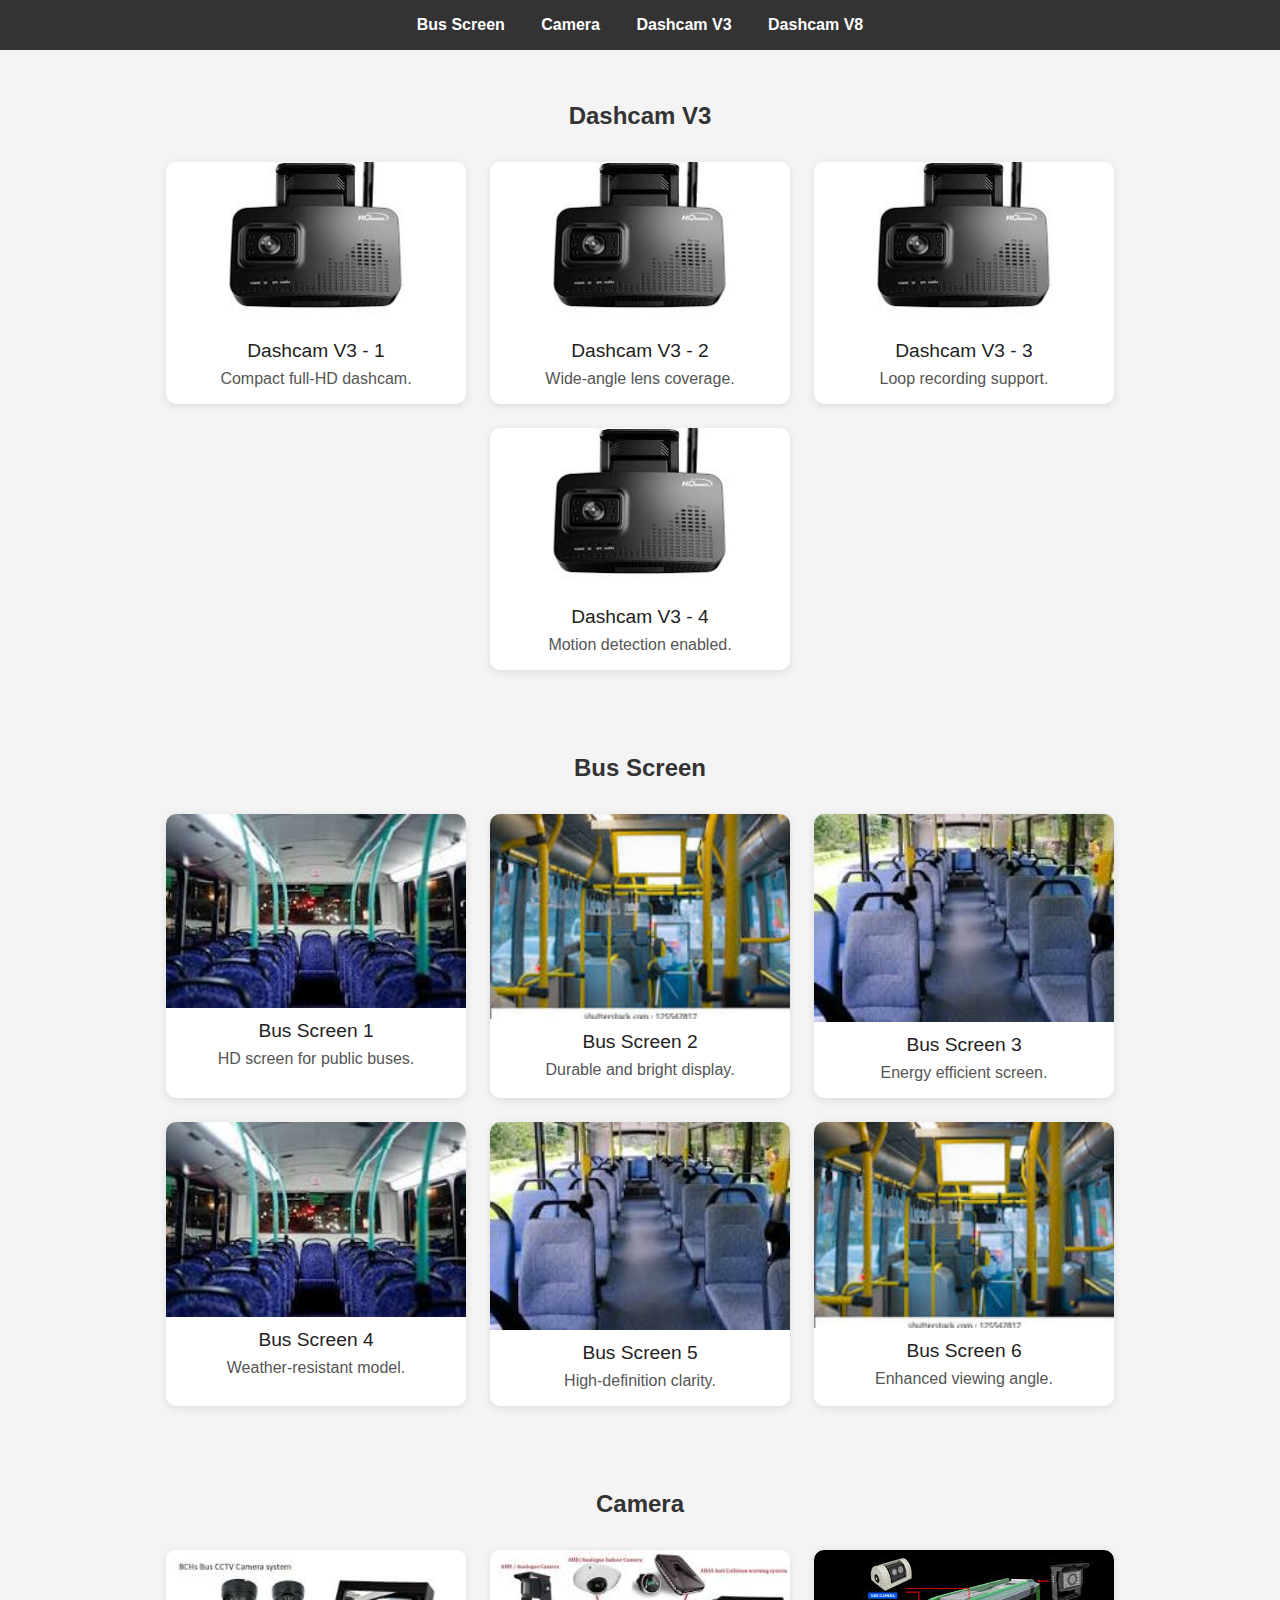
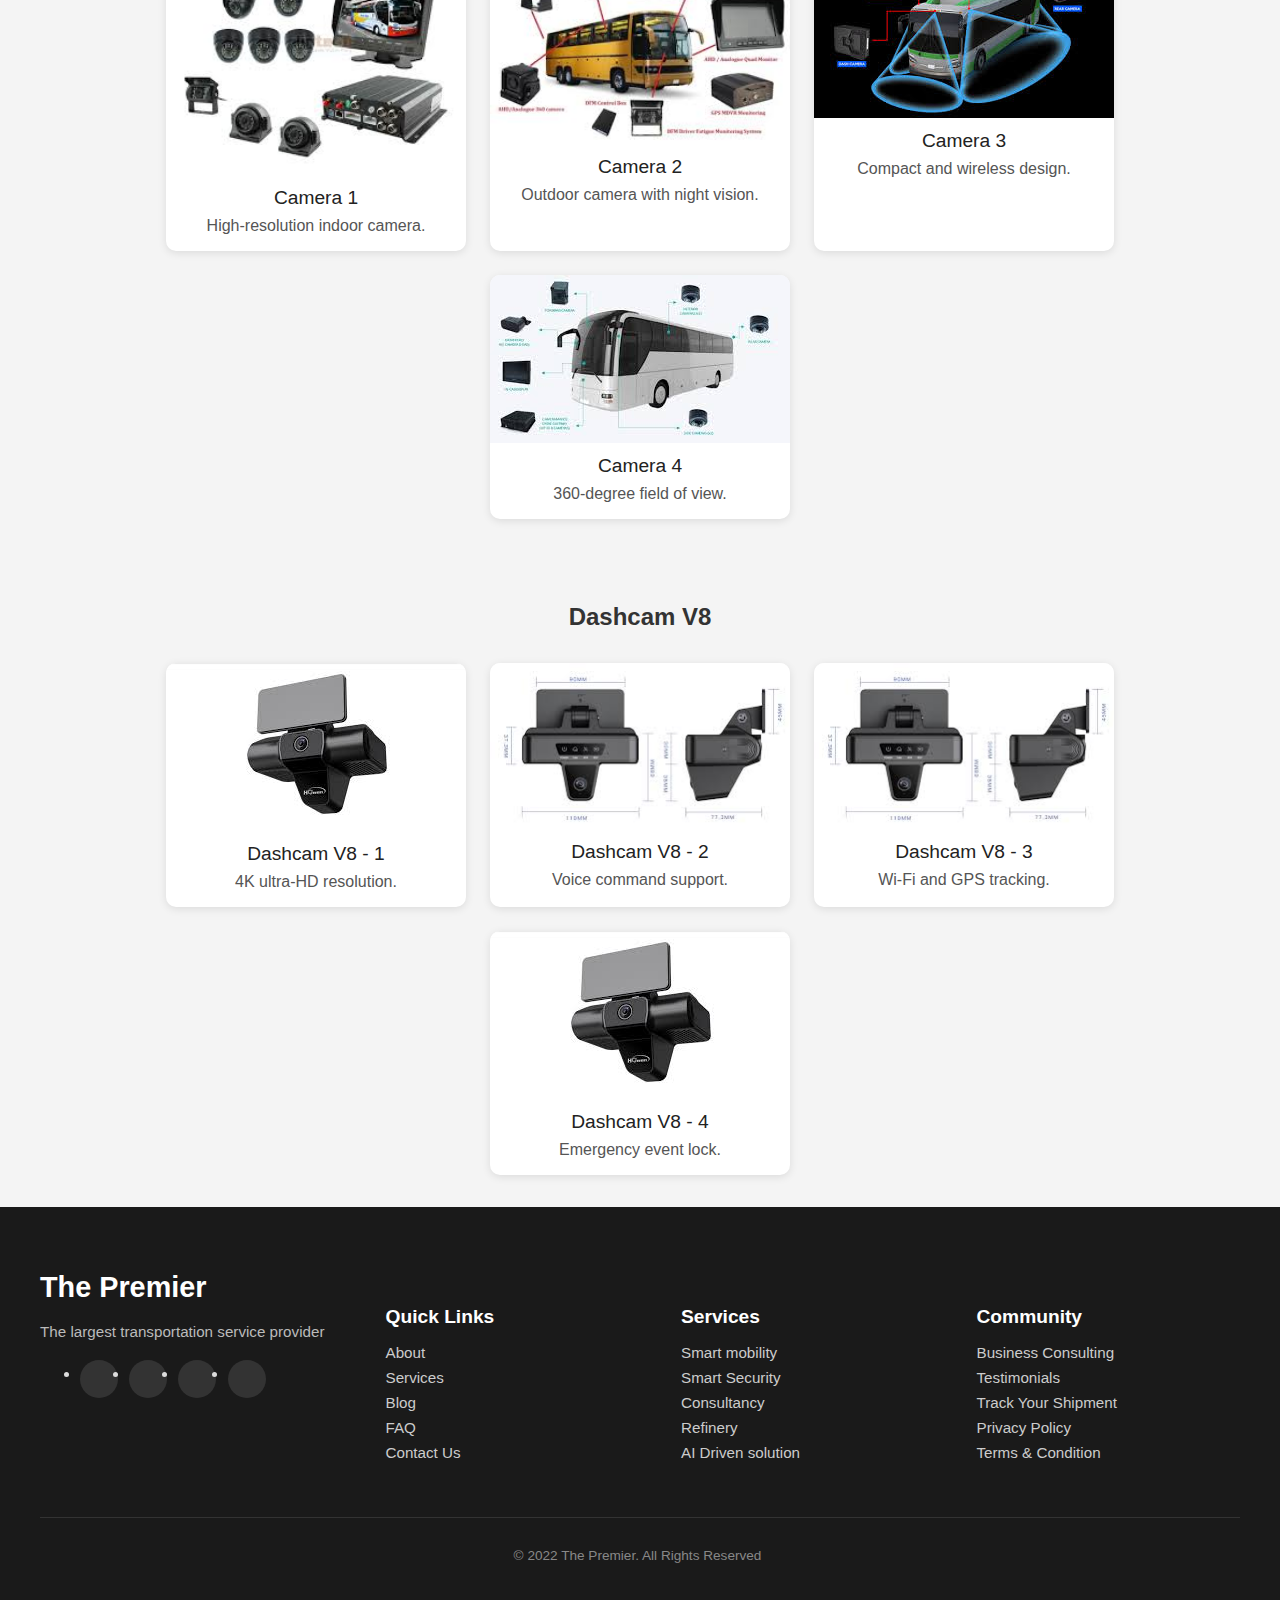
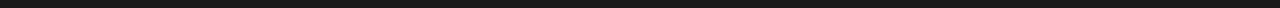
<file: products.html>
<!DOCTYPE html>
<html lang="en">
<head>
  <meta charset="UTF-8">
  <title>Product Showcase</title>
  <link rel="stylesheet" href="./assets/css/productstyle.css">
  
</head>
<body>
  <nav>
    <a href="#bus-screen">Bus Screen</a>
    <a href="#camera">Camera</a>
    <a href="#dashcamv3">Dashcam V3</a>
    <a href="#dashcamv8">Dashcam V8</a>
  </nav>
  <section id="dashcamv3">
    <h2>Dashcam V3</h2>
    <div class="products">
      <div class="product-box">
        <img src="./assets/images/products/dashcam v3 1.jpg" alt="Dashcam V3-1">
        <div class="product-title">Dashcam V3 - 1</div>
        <div class="product-desc">Compact full-HD dashcam.</div>
      </div>
      <div class="product-box">
        <img src="./assets/images/products/dashcam v3 1.jpg" alt="Dashcam V3-2">
        <div class="product-title">Dashcam V3 - 2</div>
        <div class="product-desc">Wide-angle lens coverage.</div>
      </div>
      <div class="product-box">
        <img src="./assets/images/products/dashcam v3 1.jpg" alt="Dashcam V3-3">
        <div class="product-title">Dashcam V3 - 3</div>
        <div class="product-desc">Loop recording support.</div>
      </div>
      <div class="product-box">
        <img src="./assets/images/products/dashcam v3 1.jpg"alt="Dashcam V3-4">
        <div class="product-title">Dashcam V3 - 4</div>
        <div class="product-desc">Motion detection enabled.</div>
      </div>
    </div>
  </section>
  <section id="bus-screen">
    <h2>Bus Screen</h2>
    <div class="products">
      <div class="product-box">
        <img src="./assets/images/products/bus screen 1.jpg" alt="Bus Screen 1">
        <div class="product-title">Bus Screen 1</div>
        <div class="product-desc">HD screen for public buses.</div>
      </div>
      <div class="product-box">
        <img src="./assets/images/products/bus screen 2.jpg" alt="Bus Screen 2">
        <div class="product-title">Bus Screen 2</div>
        <div class="product-desc">Durable and bright display.</div>
      </div>
      <div class="product-box">
        <img src="./assets/images/products/bus screen 3.jpg"  alt="Bus Screen 3">
        <div class="product-title">Bus Screen 3</div>
        <div class="product-desc">Energy efficient screen.</div>
      </div>
      <div class="product-box">
        <img src="./assets/images/products/bus screen 1.jpg"  alt="Bus Screen 4">
        <div class="product-title">Bus Screen 4</div>
        <div class="product-desc">Weather-resistant model.</div>
      </div>
      <div class="product-box">
        <img src="./assets/images/products/bus screen 3.jpg" alt="Bus Screen 5">
        <div class="product-title">Bus Screen 5</div>
        <div class="product-desc">High-definition clarity.</div>
      </div>
      <div class="product-box">
        <img src="./assets/images/products/bus screen 2.jpg"  alt="Bus Screen 6">
        <div class="product-title">Bus Screen 6</div>
        <div class="product-desc">Enhanced viewing angle.</div>
      </div>
    </div>
  </section>

  <section id="camera">
    <h2>Camera</h2>
    <div class="products">
      <div class="product-box">
        <img src="./assets/images/products/camera 1.jpg"  alt="Camera 1">
        <div class="product-title">Camera 1</div>
        <div class="product-desc">High-resolution indoor camera.</div>
      </div>
      <div class="product-box">
        <img src="./assets/images/products/camera 2.jpg" alt="Camera 2">
        <div class="product-title">Camera 2</div>
        <div class="product-desc">Outdoor camera with night vision.</div>
      </div>
      <div class="product-box">
        <img src="./assets/images/products/camera 3.jpg" alt="Camera 3">
        <div class="product-title">Camera 3</div>
        <div class="product-desc">Compact and wireless design.</div>
      </div>
      <div class="product-box">
        <img src="./assets/images/products/camera 4.jpg" alt="Camera 4">
        <div class="product-title">Camera 4</div>
        <div class="product-desc">360-degree field of view.</div>
      </div>
    </div>
  </section>



  <section id="dashcamv8">
    <h2>Dashcam V8</h2>
    <div class="products">
      <div class="product-box">
        <img src="./assets/images/products/dashcam v8 1.jpg"alt="Dashcam V8-1">
        <div class="product-title">Dashcam V8 - 1</div>
        <div class="product-desc">4K ultra-HD resolution.</div>
      </div>
      <div class="product-box">
        <img src="./assets/images/products/dashcam v8 2.jpg" alt="Dashcam V8-2">
        <div class="product-title">Dashcam V8 - 2</div>
        <div class="product-desc">Voice command support.</div>
      </div>
      <div class="product-box">
        <img src="./assets/images/products/dashcam v8 2.jpg" alt="Dashcam V8-3">
        <div class="product-title">Dashcam V8 - 3</div>
        <div class="product-desc">Wi-Fi and GPS tracking.</div>
      </div>
      <div class="product-box">
        <img src="./assets/images/products/dashcam v8 1.jpg" alt="Dashcam V8-4">
        <div class="product-title">Dashcam V8 - 4</div>
        <div class="product-desc">Emergency event lock.</div>
      </div>
    </div>
  </section>
  
  <!-- 
    - #FOOTER
  -->

  <footer class="footer">
    <div class="container">

      <div class="footer-top section">

        <div class="footer-brand">

          <a href="#" class="logo">The Premier</a>

          <p class="footer-text">
            The largest transportation service provider 
          </p>

          <ul class="social-list">

            <li>
              <a href="#" class="social-link">
                <ion-icon name="logo-facebook"></ion-icon>
              </a>
            </li>

            <li>
              <a href="#" class="social-link">
                <ion-icon name="logo-twitter"></ion-icon>
              </a>
            </li>

            <li>
              <a href="#" class="social-link">
                <ion-icon name="logo-instagram"></ion-icon>
              </a>
            </li>

            <li>
              <a href="#" class="social-link">
                <ion-icon name="logo-youtube"></ion-icon>
              </a>
            </li>

          </ul>

        </div>

        <ul class="footer-list">

          <li>
            <p class="footer-list-title">Quick Links</p>
          </li>

          <li>
            <a href="#" class="footer-link">About</a>
          </li>

          <li>
            <a href="#" class="footer-link">Services</a>
          </li>

          <li>
            <a href="#" class="footer-link">Blog</a>
          </li>

          <li>
            <a href="#" class="footer-link">FAQ</a>
          </li>

          <li>
            <a href="#" class="footer-link">Contact Us</a>
          </li>

        </ul>

        <ul class="footer-list">

          <li>
            <p class="footer-list-title">Services</p>
          </li>

          <li>
            <a href="#" class="footer-link">Smart mobility</a>
          </li>

          <li>
            <a href="#" class="footer-link">Smart Security</a>
          </li>

          <li>
            <a href="#" class="footer-link">Consultancy</a>
          </li>

          <li>
            <a href="#" class="footer-link">Refinery</a>
          </li>

          <li>
            <a href="#" class="footer-link">AI Driven solution</a>
          </li>

        </ul>

        <ul class="footer-list">

          <li>
            <p class="footer-list-title">Community</p>
          </li>

          <li>
            <a href="#" class="footer-link">Business Consulting</a>
          </li>

          <li>
            <a href="#" class="footer-link">Testimonials</a>
          </li>

          <li>
            <a href="#" class="footer-link">Track Your Shipment</a>
          </li>

          <li>
            <a href="#" class="footer-link">Privacy Policy</a>
          </li>

          <li>
            <a href="#" class="footer-link">Terms & Condition</a>
          </li>

        </ul>

      </div>

      <div class="footer-bottom">
        <p class="copyright">
          &copy; 2022 The Premier. All Rights Reserved<a href="#" class="copyright-link"></a>
        </p>
      </div>

    </div>
  </footer>
</body>
</html>
</file>
<file: assets/css/productstyle.css>
body {
    font-family: Arial, sans-serif;
    margin: 0;
    background-color: #f4f4f4;
  }
  
  nav {
    background-color: #333;
    padding: 1rem;
    text-align: center;
  }
  
  nav a {
    color: white;
    margin: 0 1rem;
    text-decoration: none;
    font-weight: bold;
  }
  
  nav a:hover {
    text-decoration: underline;
  }
  
  section {
    padding: 2rem;
  }
  
  h2 {
    text-align: center;
    color: #333;
  }
  
  .products {
    display: flex;
    flex-wrap: wrap;
    justify-content: center;
    gap: 1.5rem;
    margin-top: 2rem;
  }
  
  .product-box {
    background-color: white;
    border-radius: 10px;
    box-shadow: 0 2px 8px rgba(0,0,0,0.1);
    width: 300px;
    text-align: center;
    transition: transform 0.2s ease;
  }
  
  .product-box:hover {
    transform: translateY(-5px);
  }
  
  .product-box img {
    width: 100%;
    border-top-left-radius: 10px;
    border-top-right-radius: 10px;
  }
  
  .product-title {
    font-size: 1.2rem;
    margin: 0.5rem 0;
    color: #222;
  }
  
  .product-desc {
    padding: 0 1rem 1rem;
    color: #555;
  }
/* ====== FOOTER STYLES ====== */

.footer {
    background-color: #1a1a1a;
    color: #ddd;
    padding: 4rem 1rem 2rem;
    font-family: 'Segoe UI', Tahoma, Geneva, Verdana, sans-serif;
  }
  
  .footer .container {
    max-width: 1200px;
    margin: 0 auto;
  }
  
  .footer-top {
    display: flex;
    flex-wrap: wrap;
    justify-content: space-between;
    gap: 2rem;
    margin-bottom: 2rem;
  }
  
  .footer-brand {
    flex: 1 1 250px;
  }
  
  .footer-brand .logo {
    font-size: 1.8rem;
    font-weight: bold;
    color: #ffffff;
    text-decoration: none;
  }
  
  .footer-text {
    font-size: 0.95rem;
    margin: 1rem 0;
    color: #bbb;
    line-height: 1.6;
  }
  
  .social-list {
    display: flex;
    gap: 0.7rem;
    margin-top: 1rem;
  }
  
  .social-link {
    display: inline-flex;
    align-items: center;
    justify-content: center;
    background-color: #333;
    border-radius: 50%;
    width: 38px;
    height: 38px;
    color: #ffffff;
    transition: background-color 0.3s ease;
  }
  
  .social-link:hover {
    background-color: #007bff;
  }
  
  .footer-list {
    flex: 1 1 200px;
    list-style: none;
    padding: 0;
  }
  
  .footer-list-title {
    font-size: 1.2rem;
    font-weight: bold;
    margin-bottom: 1rem;
    color: #fff;
  }
  
  .footer-link {
    display: block;
    color: #ccc;
    text-decoration: none;
    margin-bottom: 0.5rem;
    font-size: 0.95rem;
    transition: color 0.3s ease;
  }
  
  .footer-link:hover {
    color: #ffffff;
  }
  
  .footer-bottom {
    border-top: 1px solid #333;
    text-align: center;
    padding-top: 1rem;
    font-size: 0.85rem;
    color: #888;
  }
  
  .copyright-link {
    color: #007bff;
    text-decoration: none;
    margin-left: 5px;
  }
  
  @media (max-width: 768px) {
    .footer-top {
      flex-direction: column;
      align-items: flex-start;
    }
  
    .footer-list,
    .footer-brand {
      width: 100%;
    }
  
    .social-list {
      justify-content: flex-start;
    }
  }
  html {
    scroll-behavior: smooth;
  }
</file>
